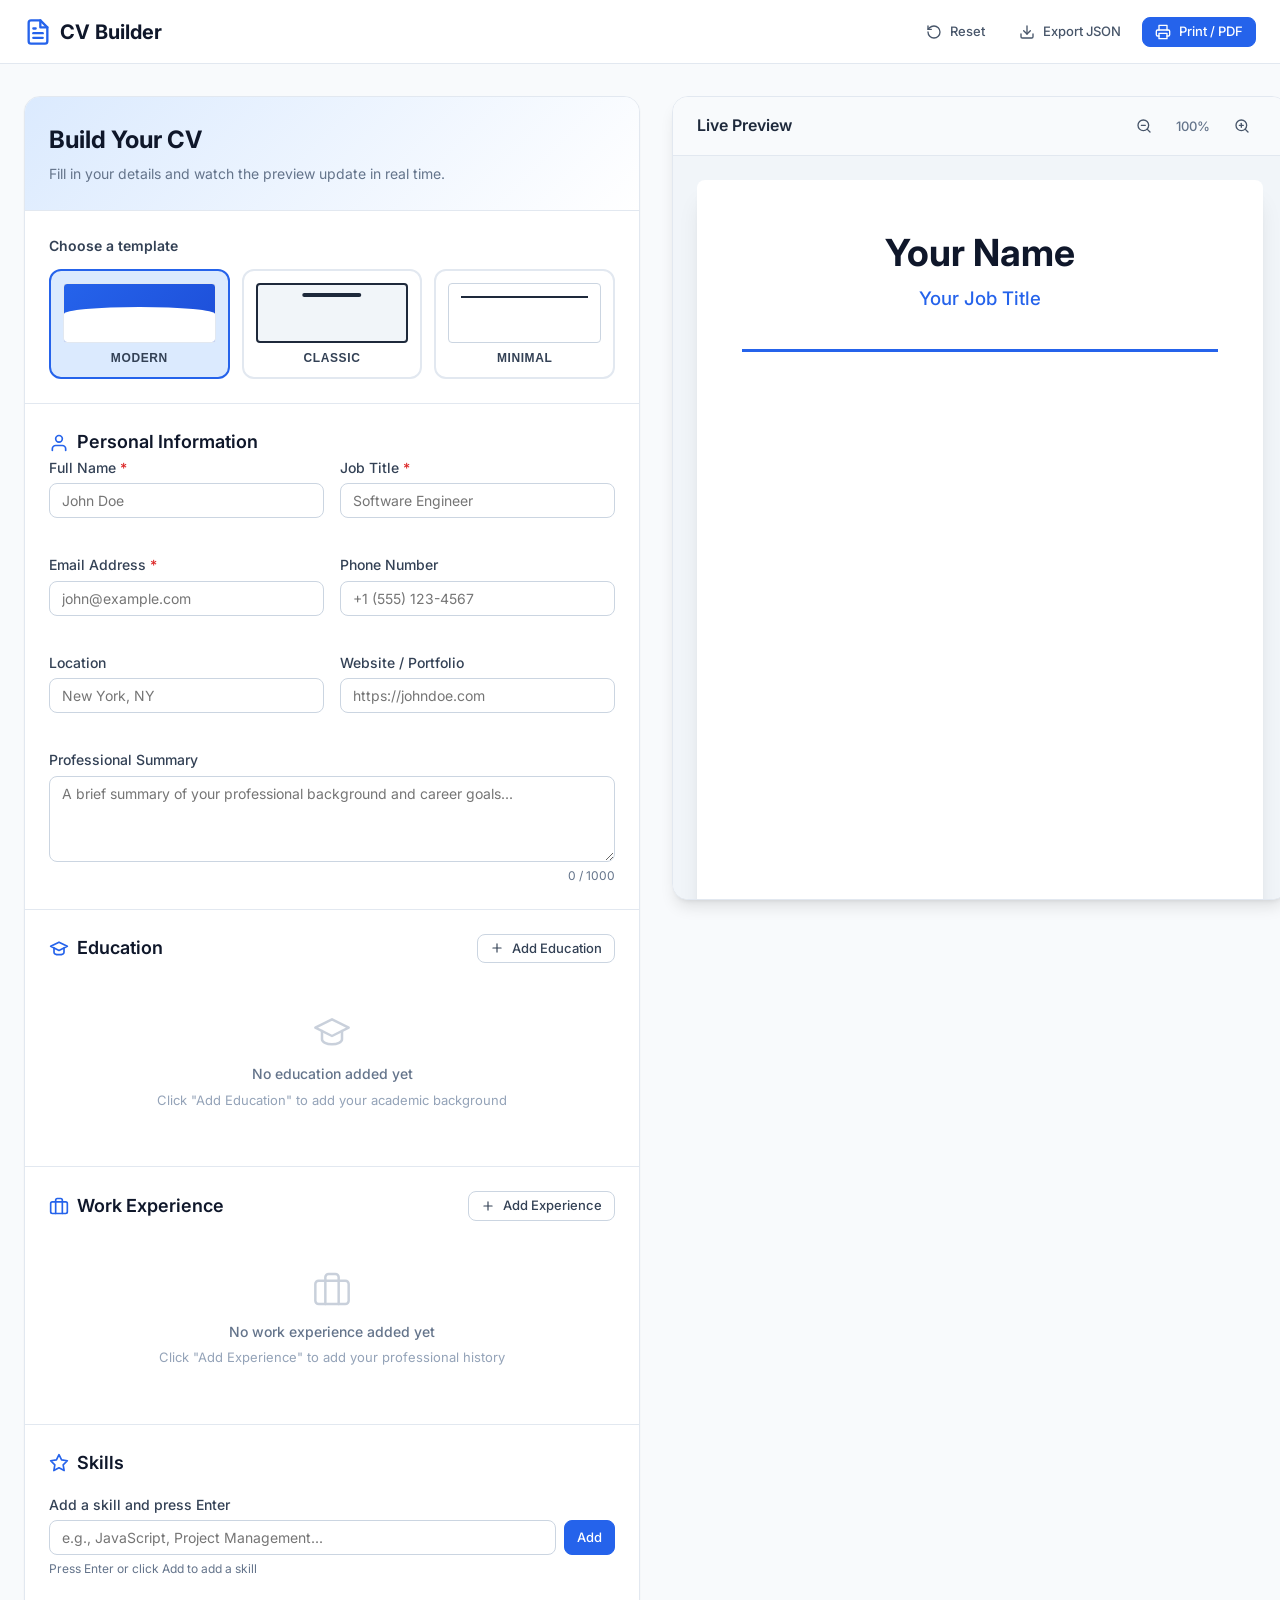
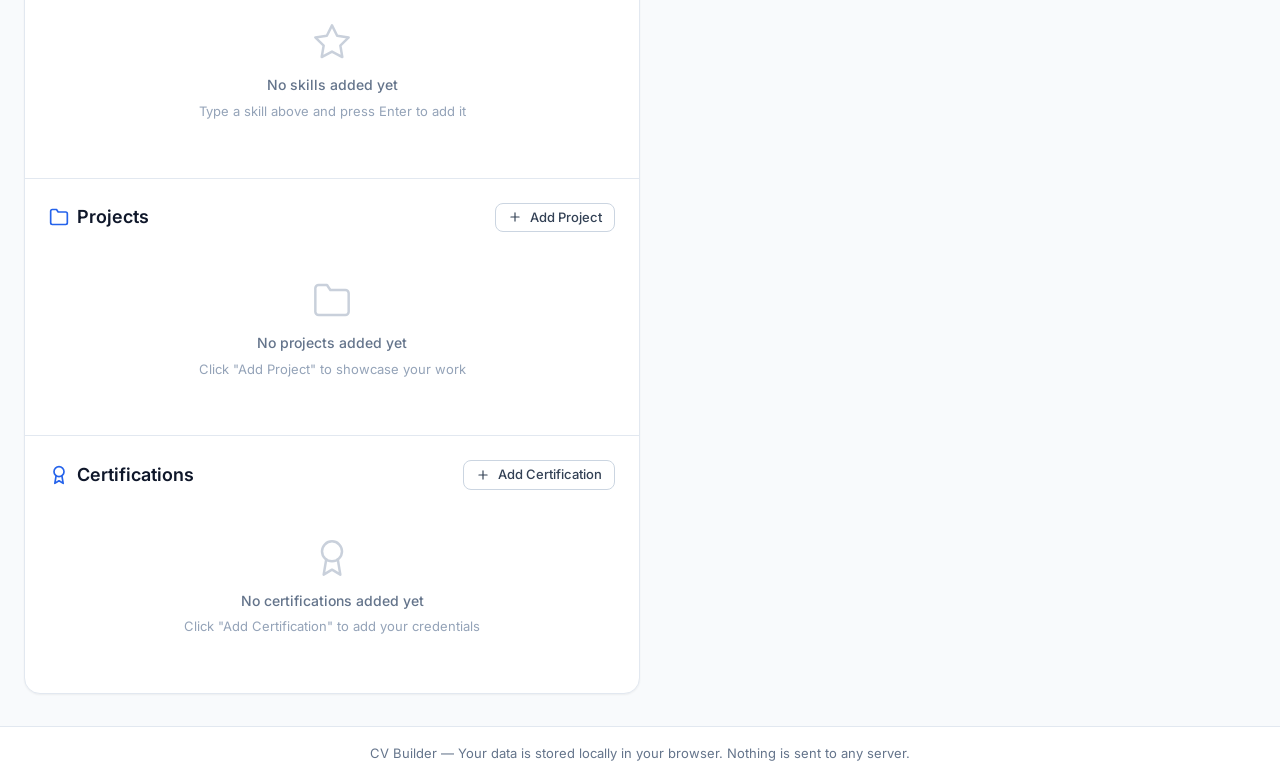
<file: cv-builder/index.html>
<!DOCTYPE html>
<html lang="en">
<head>
  <meta charset="UTF-8">
  <meta name="viewport" content="width=device-width, initial-scale=1.0">
  <title>CV / Resume Builder — Create Professional Resumes</title>
  <meta name="description" content="Build a professional CV or resume in minutes. Choose a template, fill in your details, and export or print your resume.">
  <meta name="author" content="CV Builder">
  <meta name="robots" content="index, follow">
  <meta name="theme-color" content="#2563eb">

  <link rel="preconnect" href="https://fonts.googleapis.com">
  <link rel="preconnect" href="https://fonts.gstatic.com" crossorigin>
  <link href="https://fonts.googleapis.com/css2?family=Inter:wght@400;500;600;700&family=Playfair+Display:wght@600;700&family=Roboto+Slab:wght@400;500;600&display=swap" rel="stylesheet">

  <link rel="stylesheet" href="css/styles.css">
</head>
<body>
  <a class="skip-link" href="#main-content">Skip to main content</a>

  <!-- Header -->
  <header class="app-header">
    <div class="container header-inner">
      <div class="brand">
        <svg class="brand-icon" aria-hidden="true" viewBox="0 0 24 24" width="28" height="28" fill="none" stroke="currentColor" stroke-width="2" stroke-linecap="round" stroke-linejoin="round">
          <path d="M14 2H6a2 2 0 0 0-2 2v16a2 2 0 0 0 2 2h12a2 2 0 0 0 2-2V8z"></path>
          <polyline points="14 2 14 8 20 8"></polyline>
          <line x1="16" y1="13" x2="8" y2="13"></line>
          <line x1="16" y1="17" x2="8" y2="17"></line>
          <polyline points="10 9 9 9 8 9"></polyline>
        </svg>
        <span class="brand-text">CV Builder</span>
      </div>
      <nav class="header-nav" aria-label="Main navigation">
        <button class="btn btn-ghost btn-sm" id="btn-reset" type="button" title="Clear all data and start fresh">
          <svg aria-hidden="true" viewBox="0 0 24 24" width="16" height="16" fill="none" stroke="currentColor" stroke-width="2" stroke-linecap="round" stroke-linejoin="round"><path d="M3 12a9 9 0 1 0 9-9 9.75 9.75 0 0 0-6.74 2.74L3 8"></path><path d="M3 3v5h5"></path></svg>
          Reset
        </button>
        <button class="btn btn-ghost btn-sm" id="btn-export-json" type="button" title="Export your data as JSON">
          <svg aria-hidden="true" viewBox="0 0 24 24" width="16" height="16" fill="none" stroke="currentColor" stroke-width="2" stroke-linecap="round" stroke-linejoin="round"><path d="M21 15v4a2 2 0 0 1-2 2H5a2 2 0 0 1-2-2v-4"></path><polyline points="7 10 12 15 17 10"></polyline><line x1="12" y1="15" x2="12" y2="3"></line></svg>
          Export JSON
        </button>
        <button class="btn btn-primary btn-sm" id="btn-print" type="button" title="Print or save as PDF">
          <svg aria-hidden="true" viewBox="0 0 24 24" width="16" height="16" fill="none" stroke="currentColor" stroke-width="2" stroke-linecap="round" stroke-linejoin="round"><polyline points="6 9 6 2 18 2 18 9"></polyline><path d="M6 18H4a2 2 0 0 1-2-2v-5a2 2 0 0 1 2-2h16a2 2 0 0 1 2 2v5a2 2 0 0 1-2 2h-2"></path><rect x="6" y="14" width="12" height="8"></rect></svg>
          Print / PDF
        </button>
      </nav>
    </div>
  </header>

  <!-- Main Content -->
  <main id="main-content" class="app-main">
    <div class="container main-grid">

      <!-- Left Panel: Form -->
      <div class="form-panel" role="region" aria-label="CV Form">
        <div class="panel-header">
          <h1 class="panel-title">Build Your CV</h1>
          <p class="panel-subtitle">Fill in your details and watch the preview update in real time.</p>
        </div>

        <!-- Template Selector -->
        <div class="template-selector">
          <label class="template-label" id="template-label">Choose a template</label>
          <div class="template-options" role="radiogroup" aria-labelledby="template-label">
            <button class="template-option active" data-template="modern" role="radio" aria-checked="true" type="button">
              <span class="template-preview template-preview-modern" aria-hidden="true"></span>
              <span class="template-name">Modern</span>
            </button>
            <button class="template-option" data-template="classic" role="radio" aria-checked="false" type="button">
              <span class="template-preview template-preview-classic" aria-hidden="true"></span>
              <span class="template-name">Classic</span>
            </button>
            <button class="template-option" data-template="minimal" role="radio" aria-checked="false" type="button">
              <span class="template-preview template-preview-minimal" aria-hidden="true"></span>
              <span class="template-name">Minimal</span>
            </button>
          </div>
        </div>

        <!-- Form Sections -->
        <form id="cv-form" novalidate>
          <!-- Personal Information -->
          <section class="form-section" aria-labelledby="personal-info-heading">
            <h2 class="section-heading" id="personal-info-heading">
              <svg aria-hidden="true" viewBox="0 0 24 24" width="20" height="20" fill="none" stroke="currentColor" stroke-width="2" stroke-linecap="round" stroke-linejoin="round"><path d="M20 21v-2a4 4 0 0 0-4-4H8a4 4 0 0 0-4 4v2"></path><circle cx="12" cy="7" r="4"></circle></svg>
              Personal Information
            </h2>
            <div class="form-grid">
              <div class="form-group">
                <label for="fullName">Full Name <span class="required" aria-hidden="true">*</span></label>
                <input type="text" id="fullName" name="fullName" required autocomplete="name" placeholder="John Doe" maxlength="100">
                <span class="field-error" id="error-fullName" role="alert"></span>
              </div>
              <div class="form-group">
                <label for="jobTitle">Job Title <span class="required" aria-hidden="true">*</span></label>
                <input type="text" id="jobTitle" name="jobTitle" required placeholder="Software Engineer" maxlength="100">
                <span class="field-error" id="error-jobTitle" role="alert"></span>
              </div>
              <div class="form-group">
                <label for="email">Email Address <span class="required" aria-hidden="true">*</span></label>
                <input type="email" id="email" name="email" required autocomplete="email" placeholder="john@example.com" maxlength="100">
                <span class="field-error" id="error-email" role="alert"></span>
              </div>
              <div class="form-group">
                <label for="phone">Phone Number</label>
                <input type="tel" id="phone" name="phone" autocomplete="tel" placeholder="+1 (555) 123-4567" maxlength="20">
                <span class="field-error" id="error-phone" role="alert"></span>
              </div>
              <div class="form-group">
                <label for="location">Location</label>
                <input type="text" id="location" name="location" placeholder="New York, NY" maxlength="100">
              </div>
              <div class="form-group">
                <label for="website">Website / Portfolio</label>
                <input type="url" id="website" name="website" placeholder="https://johndoe.com" maxlength="200">
                <span class="field-error" id="error-website" role="alert"></span>
              </div>
              <div class="form-group form-group-full">
                <label for="summary">Professional Summary</label>
                <textarea id="summary" name="summary" rows="4" maxlength="1000" placeholder="A brief summary of your professional background and career goals..."></textarea>
                <span class="char-count" id="summary-count">0 / 1000</span>
              </div>
            </div>
          </section>

          <!-- Education -->
          <section class="form-section" aria-labelledby="education-heading">
            <div class="section-header">
              <h2 class="section-heading" id="education-heading">
                <svg aria-hidden="true" viewBox="0 0 24 24" width="20" height="20" fill="none" stroke="currentColor" stroke-width="2" stroke-linecap="round" stroke-linejoin="round"><path d="M22 10L12 5 2 10l10 5 10-5z"></path><path d="M6 12v5c0 1.7 2.7 3 6 3s6-1.3 6-3v-5"></path></svg>
                Education
              </h2>
              <button class="btn btn-outline btn-sm add-section-btn" data-section="education" type="button">
                <svg aria-hidden="true" viewBox="0 0 24 24" width="14" height="14" fill="none" stroke="currentColor" stroke-width="2" stroke-linecap="round" stroke-linejoin="round"><line x1="12" y1="5" x2="12" y2="19"></line><line x1="5" y1="12" x2="19" y2="12"></line></svg>
                Add Education
              </button>
            </div>
            <div id="education-list" class="dynamic-list" aria-live="polite"></div>
            <div class="empty-state" id="education-empty">
              <svg aria-hidden="true" viewBox="0 0 24 24" width="40" height="40" fill="none" stroke="currentColor" stroke-width="1.5" stroke-linecap="round" stroke-linejoin="round"><path d="M22 10L12 5 2 10l10 5 10-5z"></path><path d="M6 12v5c0 1.7 2.7 3 6 3s6-1.3 6-3v-5"></path></svg>
              <p>No education added yet</p>
              <p class="empty-state-hint">Click "Add Education" to add your academic background</p>
            </div>
          </section>

          <!-- Work Experience -->
          <section class="form-section" aria-labelledby="experience-heading">
            <div class="section-header">
              <h2 class="section-heading" id="experience-heading">
                <svg aria-hidden="true" viewBox="0 0 24 24" width="20" height="20" fill="none" stroke="currentColor" stroke-width="2" stroke-linecap="round" stroke-linejoin="round"><rect x="2" y="7" width="20" height="14" rx="2" ry="2"></rect><path d="M16 21V5a2 2 0 0 0-2-2h-4a2 2 0 0 0-2 2v16"></path></svg>
                Work Experience
              </h2>
              <button class="btn btn-outline btn-sm add-section-btn" data-section="experience" type="button">
                <svg aria-hidden="true" viewBox="0 0 24 24" width="14" height="14" fill="none" stroke="currentColor" stroke-width="2" stroke-linecap="round" stroke-linejoin="round"><line x1="12" y1="5" x2="12" y2="19"></line><line x1="5" y1="12" x2="19" y2="12"></line></svg>
                Add Experience
              </button>
            </div>
            <div id="experience-list" class="dynamic-list" aria-live="polite"></div>
            <div class="empty-state" id="experience-empty">
              <svg aria-hidden="true" viewBox="0 0 24 24" width="40" height="40" fill="none" stroke="currentColor" stroke-width="1.5" stroke-linecap="round" stroke-linejoin="round"><rect x="2" y="7" width="20" height="14" rx="2" ry="2"></rect><path d="M16 21V5a2 2 0 0 0-2-2h-4a2 2 0 0 0-2 2v16"></path></svg>
              <p>No work experience added yet</p>
              <p class="empty-state-hint">Click "Add Experience" to add your professional history</p>
            </div>
          </section>

          <!-- Skills -->
          <section class="form-section" aria-labelledby="skills-heading">
            <div class="section-header">
              <h2 class="section-heading" id="skills-heading">
                <svg aria-hidden="true" viewBox="0 0 24 24" width="20" height="20" fill="none" stroke="currentColor" stroke-width="2" stroke-linecap="round" stroke-linejoin="round"><polygon points="12 2 15.09 8.26 22 9.27 17 14.14 18.18 21.02 12 17.77 5.82 21.02 7 14.14 2 9.27 8.91 8.26 12 2"></polygon></svg>
                Skills
              </h2>
            </div>
            <div class="form-group">
              <label for="skill-input">Add a skill and press Enter</label>
              <div class="skill-input-wrapper">
                <input type="text" id="skill-input" placeholder="e.g., JavaScript, Project Management..." maxlength="50" aria-describedby="skill-input-hint">
                <button class="btn btn-primary btn-sm" id="btn-add-skill" type="button">Add</button>
              </div>
              <span class="field-hint" id="skill-input-hint">Press Enter or click Add to add a skill</span>
            </div>
            <div class="skills-tags" id="skills-tags" aria-live="polite"></div>
            <div class="empty-state" id="skills-empty">
              <svg aria-hidden="true" viewBox="0 0 24 24" width="40" height="40" fill="none" stroke="currentColor" stroke-width="1.5" stroke-linecap="round" stroke-linejoin="round"><polygon points="12 2 15.09 8.26 22 9.27 17 14.14 18.18 21.02 12 17.77 5.82 21.02 7 14.14 2 9.27 8.91 8.26 12 2"></polygon></svg>
              <p>No skills added yet</p>
              <p class="empty-state-hint">Type a skill above and press Enter to add it</p>
            </div>
          </section>

          <!-- Projects -->
          <section class="form-section" aria-labelledby="projects-heading">
            <div class="section-header">
              <h2 class="section-heading" id="projects-heading">
                <svg aria-hidden="true" viewBox="0 0 24 24" width="20" height="20" fill="none" stroke="currentColor" stroke-width="2" stroke-linecap="round" stroke-linejoin="round"><path d="M22 19a2 2 0 0 1-2 2H4a2 2 0 0 1-2-2V5a2 2 0 0 1 2-2h5l2 3h9a2 2 0 0 1 2 2z"></path></svg>
                Projects
              </h2>
              <button class="btn btn-outline btn-sm add-section-btn" data-section="projects" type="button">
                <svg aria-hidden="true" viewBox="0 0 24 24" width="14" height="14" fill="none" stroke="currentColor" stroke-width="2" stroke-linecap="round" stroke-linejoin="round"><line x1="12" y1="5" x2="12" y2="19"></line><line x1="5" y1="12" x2="19" y2="12"></line></svg>
                Add Project
              </button>
            </div>
            <div id="projects-list" class="dynamic-list" aria-live="polite"></div>
            <div class="empty-state" id="projects-empty">
              <svg aria-hidden="true" viewBox="0 0 24 24" width="40" height="40" fill="none" stroke="currentColor" stroke-width="1.5" stroke-linecap="round" stroke-linejoin="round"><path d="M22 19a2 2 0 0 1-2 2H4a2 2 0 0 1-2-2V5a2 2 0 0 1 2-2h5l2 3h9a2 2 0 0 1 2 2z"></path></svg>
              <p>No projects added yet</p>
              <p class="empty-state-hint">Click "Add Project" to showcase your work</p>
            </div>
          </section>

          <!-- Certifications -->
          <section class="form-section" aria-labelledby="certifications-heading">
            <div class="section-header">
              <h2 class="section-heading" id="certifications-heading">
                <svg aria-hidden="true" viewBox="0 0 24 24" width="20" height="20" fill="none" stroke="currentColor" stroke-width="2" stroke-linecap="round" stroke-linejoin="round"><circle cx="12" cy="8" r="6"></circle><path d="M15.477 12.89L17 22l-5-3-5 3 1.523-9.11"></path></svg>
                Certifications
              </h2>
              <button class="btn btn-outline btn-sm add-section-btn" data-section="certifications" type="button">
                <svg aria-hidden="true" viewBox="0 0 24 24" width="14" height="14" fill="none" stroke="currentColor" stroke-width="2" stroke-linecap="round" stroke-linejoin="round"><line x1="12" y1="5" x2="12" y2="19"></line><line x1="5" y1="12" x2="19" y2="12"></line></svg>
                Add Certification
              </button>
            </div>
            <div id="certifications-list" class="dynamic-list" aria-live="polite"></div>
            <div class="empty-state" id="certifications-empty">
              <svg aria-hidden="true" viewBox="0 0 24 24" width="40" height="40" fill="none" stroke="currentColor" stroke-width="1.5" stroke-linecap="round" stroke-linejoin="round"><circle cx="12" cy="8" r="6"></circle><path d="M15.477 12.89L17 22l-5-3-5 3 1.523-9.11"></path></svg>
              <p>No certifications added yet</p>
              <p class="empty-state-hint">Click "Add Certification" to add your credentials</p>
            </div>
          </section>
        </form>
      </div>

      <!-- Right Panel: Preview -->
      <div class="preview-panel" role="region" aria-label="CV Preview">
        <div class="preview-header">
          <h2 class="preview-title">Live Preview</h2>
          <div class="preview-actions">
            <button class="btn btn-ghost btn-sm" id="btn-zoom-out" type="button" aria-label="Zoom out" title="Zoom out">
              <svg aria-hidden="true" viewBox="0 0 24 24" width="16" height="16" fill="none" stroke="currentColor" stroke-width="2" stroke-linecap="round" stroke-linejoin="round"><circle cx="11" cy="11" r="8"></circle><line x1="21" y1="21" x2="16.65" y2="16.65"></line><line x1="8" y1="11" x2="14" y2="11"></line></svg>
            </button>
            <span class="zoom-level" id="zoom-level">100%</span>
            <button class="btn btn-ghost btn-sm" id="btn-zoom-in" type="button" aria-label="Zoom in" title="Zoom in">
              <svg aria-hidden="true" viewBox="0 0 24 24" width="16" height="16" fill="none" stroke="currentColor" stroke-width="2" stroke-linecap="round" stroke-linejoin="round"><circle cx="11" cy="11" r="8"></circle><line x1="21" y1="21" x2="16.65" y2="16.65"></line><line x1="11" y1="8" x2="11" y2="14"></line><line x1="8" y1="11" x2="14" y2="11"></line></svg>
            </button>
          </div>
        </div>
        <div class="preview-scroll" id="preview-scroll">
          <div class="cv-paper" id="cv-paper" role="document" aria-label="CV Preview">
            <!-- CV content rendered by JavaScript -->
          </div>
        </div>
      </div>
    </div>
  </main>

  <!-- Footer -->
  <footer class="app-footer">
    <div class="container">
      <p>CV Builder &mdash; Your data is stored locally in your browser. Nothing is sent to any server.</p>
    </div>
  </footer>

  <!-- Toast Notifications -->
  <div class="toast-container" id="toast-container" aria-live="polite" aria-atomic="true"></div>

  <!-- Confirmation Modal -->
  <div class="modal-overlay" id="modal-overlay" hidden>
    <div class="modal" role="dialog" aria-modal="true" aria-labelledby="modal-title" aria-describedby="modal-desc">
      <h3 class="modal-title" id="modal-title">Confirm Action</h3>
      <p class="modal-desc" id="modal-desc">Are you sure you want to proceed?</p>
      <div class="modal-actions">
        <button class="btn btn-ghost" id="modal-cancel" type="button">Cancel</button>
        <button class="btn btn-danger" id="modal-confirm" type="button">Confirm</button>
      </div>
    </div>
  </div>

  <script src="js/app.js" defer></script>
</body>
</html>
</file>
<file: cv-builder/css/styles.css>
/* ============================================
   CV Builder — Professional Styles
   ============================================ */

/* CSS Custom Properties */
:root {
  /* Colors */
  --color-primary: #2563eb;
  --color-primary-dark: #1d4ed8;
  --color-primary-light: #dbeafe;
  --color-secondary: #64748b;
  --color-success: #16a34a;
  --color-danger: #dc2626;
  --color-danger-light: #fef2f2;
  --color-warning: #f59e0b;

  /* Neutrals */
  --color-white: #ffffff;
  --color-gray-50: #f8fafc;
  --color-gray-100: #f1f5f9;
  --color-gray-200: #e2e8f0;
  --color-gray-300: #cbd5e1;
  --color-gray-400: #94a3b8;
  --color-gray-500: #64748b;
  --color-gray-600: #475569;
  --color-gray-700: #334155;
  --color-gray-800: #1e293b;
  --color-gray-900: #0f172a;

  /* Typography */
  --font-sans: 'Inter', -apple-system, BlinkMacSystemFont, 'Segoe UI', Roboto, sans-serif;
  --font-serif: 'Playfair Display', Georgia, serif;
  --font-mono: 'Roboto Slab', 'Courier New', monospace;

  /* Spacing */
  --space-1: 0.25rem;
  --space-2: 0.5rem;
  --space-3: 0.75rem;
  --space-4: 1rem;
  --space-5: 1.25rem;
  --space-6: 1.5rem;
  --space-8: 2rem;
  --space-10: 2.5rem;
  --space-12: 3rem;

  /* Border Radius */
  --radius-sm: 4px;
  --radius-md: 8px;
  --radius-lg: 12px;
  --radius-xl: 16px;

  /* Shadows */
  --shadow-sm: 0 1px 2px rgba(0, 0, 0, 0.05);
  --shadow-md: 0 4px 6px -1px rgba(0, 0, 0, 0.1), 0 2px 4px -2px rgba(0, 0, 0, 0.1);
  --shadow-lg: 0 10px 15px -3px rgba(0, 0, 0, 0.1), 0 4px 6px -4px rgba(0, 0, 0, 0.1);
  --shadow-xl: 0 20px 25px -5px rgba(0, 0, 0, 0.1), 0 8px 10px -6px rgba(0, 0, 0, 0.1);

  /* Transitions */
  --transition-fast: 150ms ease;
  --transition-base: 250ms ease;
  --transition-slow: 350ms ease;

  /* Layout */
  --header-height: 64px;
  --max-width: 1600px;
  --form-width: 50%;
  --preview-width: 50%;
}

/* Dark theme */
[data-theme="dark"] {
  --color-primary: #3b82f6;
  --color-primary-dark: #2563eb;
  --color-primary-light: #1e3a5f;
  --color-gray-50: #0f172a;
  --color-gray-100: #1e293b;
  --color-gray-200: #334155;
  --color-gray-300: #475569;
  --color-gray-400: #64748b;
  --color-gray-500: #94a3b8;
  --color-gray-600: #cbd5e1;
  --color-gray-700: #e2e8f0;
  --color-gray-800: #f1f5f9;
  --color-gray-900: #f8fafc;
  --color-white: #1e293b;
  --color-danger-light: #450a0a;
}

/* ============================================
   Reset & Base
   ============================================ */
*,
*::before,
*::after {
  box-sizing: border-box;
  margin: 0;
  padding: 0;
}

html {
  font-size: 16px;
  scroll-behavior: smooth;
  -webkit-text-size-adjust: 100%;
}

body {
  font-family: var(--font-sans);
  color: var(--color-gray-800);
  background-color: var(--color-gray-50);
  line-height: 1.6;
  min-height: 100vh;
  -webkit-font-smoothing: antialiased;
  -moz-osx-font-smoothing: grayscale;
}

/* Skip Link */
.skip-link {
  position: absolute;
  top: -100%;
  left: var(--space-4);
  padding: var(--space-2) var(--space-4);
  background: var(--color-primary);
  color: var(--color-white);
  border-radius: var(--radius-md);
  z-index: 10000;
  font-weight: 500;
  text-decoration: none;
  transition: top var(--transition-fast);
}

.skip-link:focus {
  top: var(--space-4);
  outline: 2px solid var(--color-primary-dark);
  outline-offset: 2px;
}

/* Focus Styles */
:focus-visible {
  outline: 2px solid var(--color-primary);
  outline-offset: 2px;
}

/* Container */
.container {
  max-width: var(--max-width);
  margin: 0 auto;
  padding: 0 var(--space-6);
}

/* ============================================
   Buttons
   ============================================ */
.btn {
  display: inline-flex;
  align-items: center;
  justify-content: center;
  gap: var(--space-2);
  padding: var(--space-2) var(--space-4);
  font-family: var(--font-sans);
  font-size: 0.875rem;
  font-weight: 500;
  line-height: 1.5;
  border: 1px solid transparent;
  border-radius: var(--radius-md);
  cursor: pointer;
  transition: all var(--transition-fast);
  text-decoration: none;
  white-space: nowrap;
  user-select: none;
}

.btn:disabled {
  opacity: 0.5;
  cursor: not-allowed;
}

.btn-sm {
  padding: var(--space-1) var(--space-3);
  font-size: 0.8125rem;
}

.btn-lg {
  padding: var(--space-3) var(--space-6);
  font-size: 1rem;
}

.btn-primary {
  background: var(--color-primary);
  color: var(--color-white);
  border-color: var(--color-primary);
}

.btn-primary:hover:not(:disabled) {
  background: var(--color-primary-dark);
  border-color: var(--color-primary-dark);
  box-shadow: var(--shadow-md);
}

.btn-outline {
  background: transparent;
  color: var(--color-gray-700);
  border-color: var(--color-gray-300);
}

.btn-outline:hover:not(:disabled) {
  background: var(--color-gray-100);
  border-color: var(--color-gray-400);
}

.btn-ghost {
  background: transparent;
  color: var(--color-gray-600);
  border-color: transparent;
}

.btn-ghost:hover:not(:disabled) {
  background: var(--color-gray-100);
  color: var(--color-gray-800);
}

.btn-danger {
  background: var(--color-danger);
  color: var(--color-white);
  border-color: var(--color-danger);
}

.btn-danger:hover:not(:disabled) {
  background: #b91c1c;
  border-color: #b91c1c;
}

/* ============================================
   Header
   ============================================ */
.app-header {
  position: sticky;
  top: 0;
  z-index: 100;
  background: var(--color-white);
  border-bottom: 1px solid var(--color-gray-200);
  height: var(--header-height);
  backdrop-filter: blur(8px);
  background: rgba(255, 255, 255, 0.9);
}

[data-theme="dark"] .app-header {
  background: rgba(30, 41, 59, 0.9);
}

.header-inner {
  display: flex;
  align-items: center;
  justify-content: space-between;
  height: var(--header-height);
}

.brand {
  display: flex;
  align-items: center;
  gap: var(--space-2);
  color: var(--color-gray-900);
  text-decoration: none;
  font-weight: 700;
  font-size: 1.25rem;
}

.brand-icon {
  color: var(--color-primary);
}

.header-nav {
  display: flex;
  align-items: center;
  gap: var(--space-2);
}

/* ============================================
   Main Layout
   ============================================ */
.app-main {
  padding: var(--space-8) 0;
  min-height: calc(100vh - var(--header-height) - 60px);
}

.main-grid {
  display: grid;
  grid-template-columns: var(--form-width) var(--preview-width);
  gap: var(--space-8);
  align-items: start;
}

/* ============================================
   Form Panel
   ============================================ */
.form-panel {
  background: var(--color-white);
  border-radius: var(--radius-xl);
  border: 1px solid var(--color-gray-200);
  overflow: hidden;
  box-shadow: var(--shadow-sm);
}

.panel-header {
  padding: var(--space-6);
  border-bottom: 1px solid var(--color-gray-200);
  background: linear-gradient(135deg, var(--color-primary-light) 0%, var(--color-white) 100%);
}

.panel-title {
  font-size: 1.5rem;
  font-weight: 700;
  color: var(--color-gray-900);
  margin-bottom: var(--space-1);
}

.panel-subtitle {
  font-size: 0.875rem;
  color: var(--color-gray-500);
}

/* Template Selector */
.template-selector {
  padding: var(--space-6);
  border-bottom: 1px solid var(--color-gray-200);
}

.template-label {
  display: block;
  font-size: 0.875rem;
  font-weight: 600;
  color: var(--color-gray-700);
  margin-bottom: var(--space-3);
}

.template-options {
  display: grid;
  grid-template-columns: repeat(3, 1fr);
  gap: var(--space-3);
}

.template-option {
  display: flex;
  flex-direction: column;
  align-items: center;
  gap: var(--space-2);
  padding: var(--space-3);
  border: 2px solid var(--color-gray-200);
  border-radius: var(--radius-lg);
  background: var(--color-white);
  cursor: pointer;
  transition: all var(--transition-fast);
}

.template-option:hover {
  border-color: var(--color-primary);
  box-shadow: var(--shadow-md);
}

.template-option.active {
  border-color: var(--color-primary);
  background: var(--color-primary-light);
}

.template-preview {
  width: 100%;
  height: 60px;
  border-radius: var(--radius-sm);
  border: 1px solid var(--color-gray-200);
  position: relative;
  overflow: hidden;
}

.template-preview-modern {
  background: linear-gradient(135deg, #2563eb 0%, #1d4ed8 100%);
}

.template-preview-modern::after {
  content: '';
  position: absolute;
  bottom: 0;
  left: 0;
  right: 0;
  height: 60%;
  background: var(--color-white);
  border-radius: 50% 50% 0 0 / 20% 20% 0 0;
}

.template-preview-classic {
  background: var(--color-gray-100);
  border: 2px solid var(--color-gray-800);
}

.template-preview-classic::after {
  content: '';
  position: absolute;
  top: 8px;
  left: 50%;
  transform: translateX(-50%);
  width: 40%;
  height: 4px;
  background: var(--color-gray-800);
  border-radius: 2px;
}

.template-preview-minimal {
  background: var(--color-white);
  border: 1px solid var(--color-gray-300);
}

.template-preview-minimal::after {
  content: '';
  position: absolute;
  top: 12px;
  left: 12px;
  right: 12px;
  height: 2px;
  background: var(--color-gray-800);
}

.template-name {
  font-size: 0.75rem;
  font-weight: 600;
  color: var(--color-gray-700);
  text-transform: uppercase;
  letter-spacing: 0.05em;
}

/* Form Sections */
.form-section {
  padding: var(--space-6);
  border-bottom: 1px solid var(--color-gray-200);
}

.form-section:last-child {
  border-bottom: none;
}

.section-header {
  display: flex;
  align-items: center;
  justify-content: space-between;
  margin-bottom: var(--space-4);
}

.section-heading {
  display: flex;
  align-items: center;
  gap: var(--space-2);
  font-size: 1.125rem;
  font-weight: 600;
  color: var(--color-gray-900);
}

.section-heading svg {
  color: var(--color-primary);
}

/* Form Grid */
.form-grid {
  display: grid;
  grid-template-columns: 1fr 1fr;
  gap: var(--space-4);
}

.form-group {
  display: flex;
  flex-direction: column;
  gap: var(--space-1);
}

.form-group-full {
  grid-column: 1 / -1;
}

.form-group label {
  font-size: 0.875rem;
  font-weight: 500;
  color: var(--color-gray-700);
}

.required {
  color: var(--color-danger);
}

.form-group input,
.form-group textarea,
.form-group select {
  padding: var(--space-2) var(--space-3);
  font-family: var(--font-sans);
  font-size: 0.875rem;
  color: var(--color-gray-800);
  background: var(--color-white);
  border: 1px solid var(--color-gray-300);
  border-radius: var(--radius-md);
  transition: all var(--transition-fast);
  width: 100%;
}

.form-group input:focus,
.form-group textarea:focus,
.form-group select:focus {
  outline: none;
  border-color: var(--color-primary);
  box-shadow: 0 0 0 3px var(--color-primary-light);
}

.form-group input.error,
.form-group textarea.error {
  border-color: var(--color-danger);
  background: var(--color-danger-light);
}

.form-group textarea {
  resize: vertical;
  min-height: 80px;
}

.field-error {
  font-size: 0.75rem;
  color: var(--color-danger);
  min-height: 1rem;
}

.field-hint {
  font-size: 0.75rem;
  color: var(--color-gray-500);
}

.char-count {
  font-size: 0.75rem;
  color: var(--color-gray-500);
  text-align: right;
}

/* Dynamic List Items */
.dynamic-list {
  display: flex;
  flex-direction: column;
  gap: var(--space-4);
}

.dynamic-item {
  padding: var(--space-4);
  background: var(--color-gray-50);
  border: 1px solid var(--color-gray-200);
  border-radius: var(--radius-lg);
  position: relative;
}

.dynamic-item-header {
  display: flex;
  align-items: center;
  justify-content: space-between;
  margin-bottom: var(--space-3);
}

.dynamic-item-title {
  font-size: 0.875rem;
  font-weight: 600;
  color: var(--color-gray-800);
}

.dynamic-item-actions {
  display: flex;
  gap: var(--space-1);
}

.icon-btn {
  display: inline-flex;
  align-items: center;
  justify-content: center;
  width: 32px;
  height: 32px;
  border: none;
  border-radius: var(--radius-md);
  background: transparent;
  color: var(--color-gray-500);
  cursor: pointer;
  transition: all var(--transition-fast);
}

.icon-btn:hover {
  background: var(--color-gray-200);
  color: var(--color-gray-700);
}

.icon-btn.danger:hover {
  background: var(--color-danger-light);
  color: var(--color-danger);
}

/* Skills Tags */
.skill-input-wrapper {
  display: flex;
  gap: var(--space-2);
}

.skill-input-wrapper input {
  flex: 1;
}

.skills-tags {
  display: flex;
  flex-wrap: wrap;
  gap: var(--space-2);
  margin-top: var(--space-3);
}

.skill-tag {
  display: inline-flex;
  align-items: center;
  gap: var(--space-1);
  padding: var(--space-1) var(--space-3);
  background: var(--color-primary-light);
  color: var(--color-primary-dark);
  border-radius: 9999px;
  font-size: 0.8125rem;
  font-weight: 500;
  transition: all var(--transition-fast);
}

.skill-tag:hover {
  background: var(--color-primary);
  color: var(--color-white);
}

.skill-tag-remove {
  display: inline-flex;
  align-items: center;
  justify-content: center;
  width: 18px;
  height: 18px;
  border: none;
  border-radius: 50%;
  background: transparent;
  color: inherit;
  cursor: pointer;
  font-size: 1rem;
  line-height: 1;
  opacity: 0.7;
  transition: opacity var(--transition-fast);
}

.skill-tag-remove:hover {
  opacity: 1;
}

/* Empty State */
.empty-state {
  display: flex;
  flex-direction: column;
  align-items: center;
  padding: var(--space-8) var(--space-4);
  text-align: center;
  color: var(--color-gray-400);
}

.empty-state svg {
  margin-bottom: var(--space-3);
  opacity: 0.5;
}

.empty-state p {
  font-size: 0.875rem;
  font-weight: 500;
  color: var(--color-gray-500);
}

.empty-state-hint {
  font-size: 0.8125rem !important;
  font-weight: 400 !important;
  color: var(--color-gray-400) !important;
  margin-top: var(--space-1);
}

/* ============================================
   Preview Panel
   ============================================ */
.preview-panel {
  position: sticky;
  top: calc(var(--header-height) + var(--space-4));
  background: var(--color-white);
  border-radius: var(--radius-xl);
  border: 1px solid var(--color-gray-200);
  overflow: hidden;
  box-shadow: var(--shadow-lg);
  max-height: calc(100vh - var(--header-height) - var(--space-8));
  display: flex;
  flex-direction: column;
}

.preview-header {
  display: flex;
  align-items: center;
  justify-content: space-between;
  padding: var(--space-4) var(--space-6);
  border-bottom: 1px solid var(--color-gray-200);
  background: var(--color-gray-50);
}

.preview-title {
  font-size: 1rem;
  font-weight: 600;
  color: var(--color-gray-800);
}

.preview-actions {
  display: flex;
  align-items: center;
  gap: var(--space-2);
}

.zoom-level {
  font-size: 0.8125rem;
  font-weight: 500;
  color: var(--color-gray-500);
  min-width: 40px;
  text-align: center;
}

.preview-scroll {
  flex: 1;
  overflow-y: auto;
  padding: var(--space-6);
  background: var(--color-gray-100);
}

/* CV Paper */
.cv-paper {
  background: var(--color-white);
  border-radius: var(--radius-md);
  box-shadow: var(--shadow-xl);
  min-height: 297mm;
  width: 210mm;
  max-width: 100%;
  margin: 0 auto;
  padding: 12mm;
  font-size: 10pt;
  line-height: 1.5;
  color: #1a1a1a;
  transform-origin: top center;
  transition: transform var(--transition-base);
}

/* ============================================
   CV Templates
   ============================================ */

/* --- Modern Template --- */
.cv-modern {
  font-family: var(--font-sans);
}

.cv-modern .cv-header {
  text-align: center;
  padding-bottom: 24px;
  border-bottom: 3px solid var(--color-primary);
  margin-bottom: 24px;
}

.cv-modern .cv-name {
  font-size: 28pt;
  font-weight: 700;
  color: var(--color-gray-900);
  margin-bottom: 4px;
}

.cv-modern .cv-title {
  font-size: 14pt;
  color: var(--color-primary);
  font-weight: 500;
  margin-bottom: 12px;
}

.cv-modern .cv-contact {
  display: flex;
  flex-wrap: wrap;
  justify-content: center;
  gap: 16px;
  font-size: 9pt;
  color: var(--color-gray-600);
}

.cv-modern .cv-contact span {
  display: flex;
  align-items: center;
  gap: 4px;
}

.cv-modern .cv-section {
  margin-bottom: 24px;
}

.cv-modern .cv-section-title {
  font-size: 12pt;
  font-weight: 700;
  color: var(--color-primary);
  text-transform: uppercase;
  letter-spacing: 1px;
  margin-bottom: 12px;
  padding-bottom: 4px;
  border-bottom: 1px solid var(--color-gray-200);
}

.cv-modern .cv-item {
  margin-bottom: 16px;
}

.cv-modern .cv-item:last-child {
  margin-bottom: 0;
}

.cv-modern .cv-item-header {
  display: flex;
  justify-content: space-between;
  align-items: baseline;
  margin-bottom: 4px;
}

.cv-modern .cv-item-title {
  font-size: 11pt;
  font-weight: 600;
  color: var(--color-gray-900);
}

.cv-modern .cv-item-subtitle {
  font-size: 10pt;
  color: var(--color-gray-600);
  font-weight: 500;
}

.cv-modern .cv-item-date {
  font-size: 9pt;
  color: var(--color-gray-500);
  white-space: nowrap;
}

.cv-modern .cv-item-description {
  font-size: 9.5pt;
  color: var(--color-gray-700);
  margin-top: 4px;
}

.cv-modern .cv-skills {
  display: flex;
  flex-wrap: wrap;
  gap: 8px;
}

.cv-modern .cv-skill {
  padding: 4px 12px;
  background: var(--color-primary-light);
  color: var(--color-primary-dark);
  border-radius: 9999px;
  font-size: 8.5pt;
  font-weight: 500;
}

.cv-modern .cv-summary {
  font-size: 10pt;
  color: var(--color-gray-700);
  line-height: 1.6;
}

/* --- Classic Template --- */
.cv-classic {
  font-family: var(--font-serif);
}

.cv-classic .cv-header {
  text-align: center;
  padding-bottom: 20px;
  border-bottom: 2px solid var(--color-gray-800);
  margin-bottom: 20px;
}

.cv-classic .cv-name {
  font-size: 26pt;
  font-weight: 700;
  color: var(--color-gray-900);
  margin-bottom: 4px;
  letter-spacing: 1px;
}

.cv-classic .cv-title {
  font-size: 12pt;
  color: var(--color-gray-600);
  font-style: italic;
  margin-bottom: 12px;
}

.cv-classic .cv-contact {
  display: flex;
  flex-wrap: wrap;
  justify-content: center;
  gap: 16px;
  font-size: 9pt;
  color: var(--color-gray-600);
}

.cv-classic .cv-section {
  margin-bottom: 20px;
}

.cv-classic .cv-section-title {
  font-size: 11pt;
  font-weight: 700;
  color: var(--color-gray-900);
  text-transform: uppercase;
  letter-spacing: 2px;
  margin-bottom: 12px;
  text-align: center;
  border-bottom: 1px solid var(--color-gray-300);
  padding-bottom: 4px;
}

.cv-classic .cv-item {
  margin-bottom: 14px;
}

.cv-classic .cv-item-header {
  display: flex;
  justify-content: space-between;
  align-items: baseline;
  margin-bottom: 2px;
}

.cv-classic .cv-item-title {
  font-size: 11pt;
  font-weight: 700;
  color: var(--color-gray-900);
}

.cv-classic .cv-item-subtitle {
  font-size: 10pt;
  color: var(--color-gray-700);
}

.cv-classic .cv-item-date {
  font-size: 9pt;
  color: var(--color-gray-600);
  font-style: italic;
}

.cv-classic .cv-item-description {
  font-size: 9.5pt;
  color: var(--color-gray-700);
  margin-top: 4px;
}

.cv-classic .cv-skills {
  display: flex;
  flex-wrap: wrap;
  gap: 6px;
  justify-content: center;
}

.cv-classic .cv-skill {
  padding: 2px 10px;
  border: 1px solid var(--color-gray-400);
  border-radius: var(--radius-sm);
  font-size: 8.5pt;
  color: var(--color-gray-700);
}

.cv-classic .cv-summary {
  font-size: 10pt;
  color: var(--color-gray-700);
  text-align: justify;
}

/* --- Minimal Template --- */
.cv-minimal {
  font-family: var(--font-sans);
}

.cv-minimal .cv-header {
  margin-bottom: 24px;
}

.cv-minimal .cv-name {
  font-size: 24pt;
  font-weight: 300;
  color: var(--color-gray-900);
  margin-bottom: 2px;
}

.cv-minimal .cv-title {
  font-size: 11pt;
  color: var(--color-gray-500);
  font-weight: 400;
  margin-bottom: 12px;
}

.cv-minimal .cv-contact {
  display: flex;
  flex-wrap: wrap;
  gap: 12px;
  font-size: 9pt;
  color: var(--color-gray-500);
}

.cv-minimal .cv-section {
  margin-bottom: 20px;
}

.cv-minimal .cv-section-title {
  font-size: 10pt;
  font-weight: 600;
  color: var(--color-gray-400);
  text-transform: uppercase;
  letter-spacing: 2px;
  margin-bottom: 10px;
}

.cv-minimal .cv-item {
  margin-bottom: 12px;
  padding-left: 16px;
  border-left: 2px solid var(--color-gray-200);
}

.cv-minimal .cv-item-header {
  display: flex;
  justify-content: space-between;
  align-items: baseline;
  margin-bottom: 2px;
}

.cv-minimal .cv-item-title {
  font-size: 10.5pt;
  font-weight: 600;
  color: var(--color-gray-800);
}

.cv-minimal .cv-item-subtitle {
  font-size: 9.5pt;
  color: var(--color-gray-500);
}

.cv-minimal .cv-item-date {
  font-size: 8.5pt;
  color: var(--color-gray-400);
}

.cv-minimal .cv-item-description {
  font-size: 9pt;
  color: var(--color-gray-600);
  margin-top: 4px;
}

.cv-minimal .cv-skills {
  display: flex;
  flex-wrap: wrap;
  gap: 6px;
}

.cv-minimal .cv-skill {
  font-size: 9pt;
  color: var(--color-gray-600);
  padding: 2px 0;
}

.cv-minimal .cv-skill:not(:last-child)::after {
  content: '•';
  margin-left: 6px;
  color: var(--color-gray-300);
}

.cv-minimal .cv-summary {
  font-size: 9.5pt;
  color: var(--color-gray-600);
  line-height: 1.6;
}

/* ============================================
   Footer
   ============================================ */
.app-footer {
  padding: var(--space-4) 0;
  border-top: 1px solid var(--color-gray-200);
  background: var(--color-white);
  text-align: center;
}

.app-footer p {
  font-size: 0.8125rem;
  color: var(--color-gray-500);
}

/* ============================================
   Toast Notifications
   ============================================ */
.toast-container {
  position: fixed;
  bottom: var(--space-6);
  right: var(--space-6);
  z-index: 10000;
  display: flex;
  flex-direction: column;
  gap: var(--space-2);
}

.toast {
  display: flex;
  align-items: center;
  gap: var(--space-3);
  padding: var(--space-3) var(--space-4);
  background: var(--color-gray-900);
  color: var(--color-white);
  border-radius: var(--radius-lg);
  box-shadow: var(--shadow-xl);
  font-size: 0.875rem;
  animation: toast-in 300ms ease;
  max-width: 400px;
}

.toast.success {
  background: var(--color-success);
}

.toast.error {
  background: var(--color-danger);
}

.toast.warning {
  background: var(--color-warning);
  color: var(--color-gray-900);
}

.toast.hiding {
  animation: toast-out 300ms ease forwards;
}

@keyframes toast-in {
  from {
    opacity: 0;
    transform: translateY(20px);
  }
  to {
    opacity: 1;
    transform: translateY(0);
  }
}

@keyframes toast-out {
  from {
    opacity: 1;
    transform: translateY(0);
  }
  to {
    opacity: 0;
    transform: translateY(20px);
  }
}

/* ============================================
   Modal
   ============================================ */
.modal-overlay {
  position: fixed;
  inset: 0;
  background: rgba(0, 0, 0, 0.5);
  display: flex;
  align-items: center;
  justify-content: center;
  z-index: 10000;
  padding: var(--space-4);
  animation: modal-in 200ms ease;
}

.modal-overlay[hidden] {
  display: none;
}

.modal {
  background: var(--color-white);
  border-radius: var(--radius-xl);
  padding: var(--space-6);
  max-width: 400px;
  width: 100%;
  box-shadow: var(--shadow-xl);
  animation: modal-slide-in 200ms ease;
}

.modal-title {
  font-size: 1.25rem;
  font-weight: 600;
  color: var(--color-gray-900);
  margin-bottom: var(--space-2);
}

.modal-desc {
  font-size: 0.875rem;
  color: var(--color-gray-600);
  margin-bottom: var(--space-6);
}

.modal-actions {
  display: flex;
  justify-content: flex-end;
  gap: var(--space-3);
}

@keyframes modal-in {
  from { opacity: 0; }
  to { opacity: 1; }
}

@keyframes modal-slide-in {
  from {
    opacity: 0;
    transform: scale(0.95);
  }
  to {
    opacity: 1;
    transform: scale(1);
  }
}

/* ============================================
   Responsive Design
   ============================================ */
@media (max-width: 1200px) {
  .main-grid {
    grid-template-columns: 1fr;
  }

  .preview-panel {
    position: relative;
    top: 0;
    max-height: none;
  }

  .preview-scroll {
    max-height: 600px;
  }
}

@media (max-width: 768px) {
  .container {
    padding: 0 var(--space-4);
  }

  .app-main {
    padding: var(--space-4) 0;
  }

  .form-grid {
    grid-template-columns: 1fr;
  }

  .template-options {
    grid-template-columns: repeat(3, 1fr);
  }

  .header-nav .btn span {
    display: none;
  }

  .header-nav .btn {
    padding: var(--space-2);
  }

  .cv-paper {
    padding: 8mm;
    font-size: 9pt;
  }

  .cv-modern .cv-name,
  .cv-classic .cv-name,
  .cv-minimal .cv-name {
    font-size: 20pt;
  }

  .toast-container {
    left: var(--space-4);
    right: var(--space-4);
    bottom: var(--space-4);
  }

  .toast {
    max-width: 100%;
  }
}

@media (max-width: 480px) {
  .template-options {
    grid-template-columns: 1fr;
  }

  .template-preview {
    height: 40px;
  }

  .section-header {
    flex-direction: column;
    align-items: flex-start;
    gap: var(--space-2);
  }

  .dynamic-item-header {
    flex-direction: column;
    align-items: flex-start;
    gap: var(--space-2);
  }
}

/* ============================================
   Print Styles
   ============================================ */
@media print {
  .app-header,
  .app-footer,
  .form-panel,
  .preview-header,
  .toast-container,
  .modal-overlay,
  .skip-link {
    display: none !important;
  }

  .app-main {
    padding: 0;
  }

  .main-grid {
    display: block;
  }

  .preview-panel {
    position: static;
    border: none;
    box-shadow: none;
    max-height: none;
  }

  .preview-scroll {
    padding: 0;
    overflow: visible;
    max-height: none;
  }

  .cv-paper {
    box-shadow: none;
    border-radius: 0;
    width: 100%;
    min-height: auto;
    padding: 0;
    transform: none !important;
  }

  body {
    background: white;
  }

  .cv-modern .cv-section,
  .cv-classic .cv-section,
  .cv-minimal .cv-section {
    page-break-inside: avoid;
  }
}

/* ============================================
   Animations
   ============================================ */
@media (prefers-reduced-motion: no-preference) {
  .form-section {
    animation: fade-in 300ms ease;
  }

  @keyframes fade-in {
    from {
      opacity: 0;
      transform: translateY(10px);
    }
    to {
      opacity: 1;
      transform: translateY(0);
    }
  }

  .dynamic-item {
    animation: slide-in 200ms ease;
  }

  @keyframes slide-in {
    from {
      opacity: 0;
      transform: translateX(-10px);
    }
    to {
      opacity: 1;
      transform: translateX(0);
    }
  }
}

/* ============================================
   Utility Classes
   ============================================ */
.sr-only {
  position: absolute;
  width: 1px;
  height: 1px;
  padding: 0;
  margin: -1px;
  overflow: hidden;
  clip: rect(0, 0, 0, 0);
  white-space: nowrap;
  border: 0;
}

[hidden] {
  display: none !important;
}
</file>
